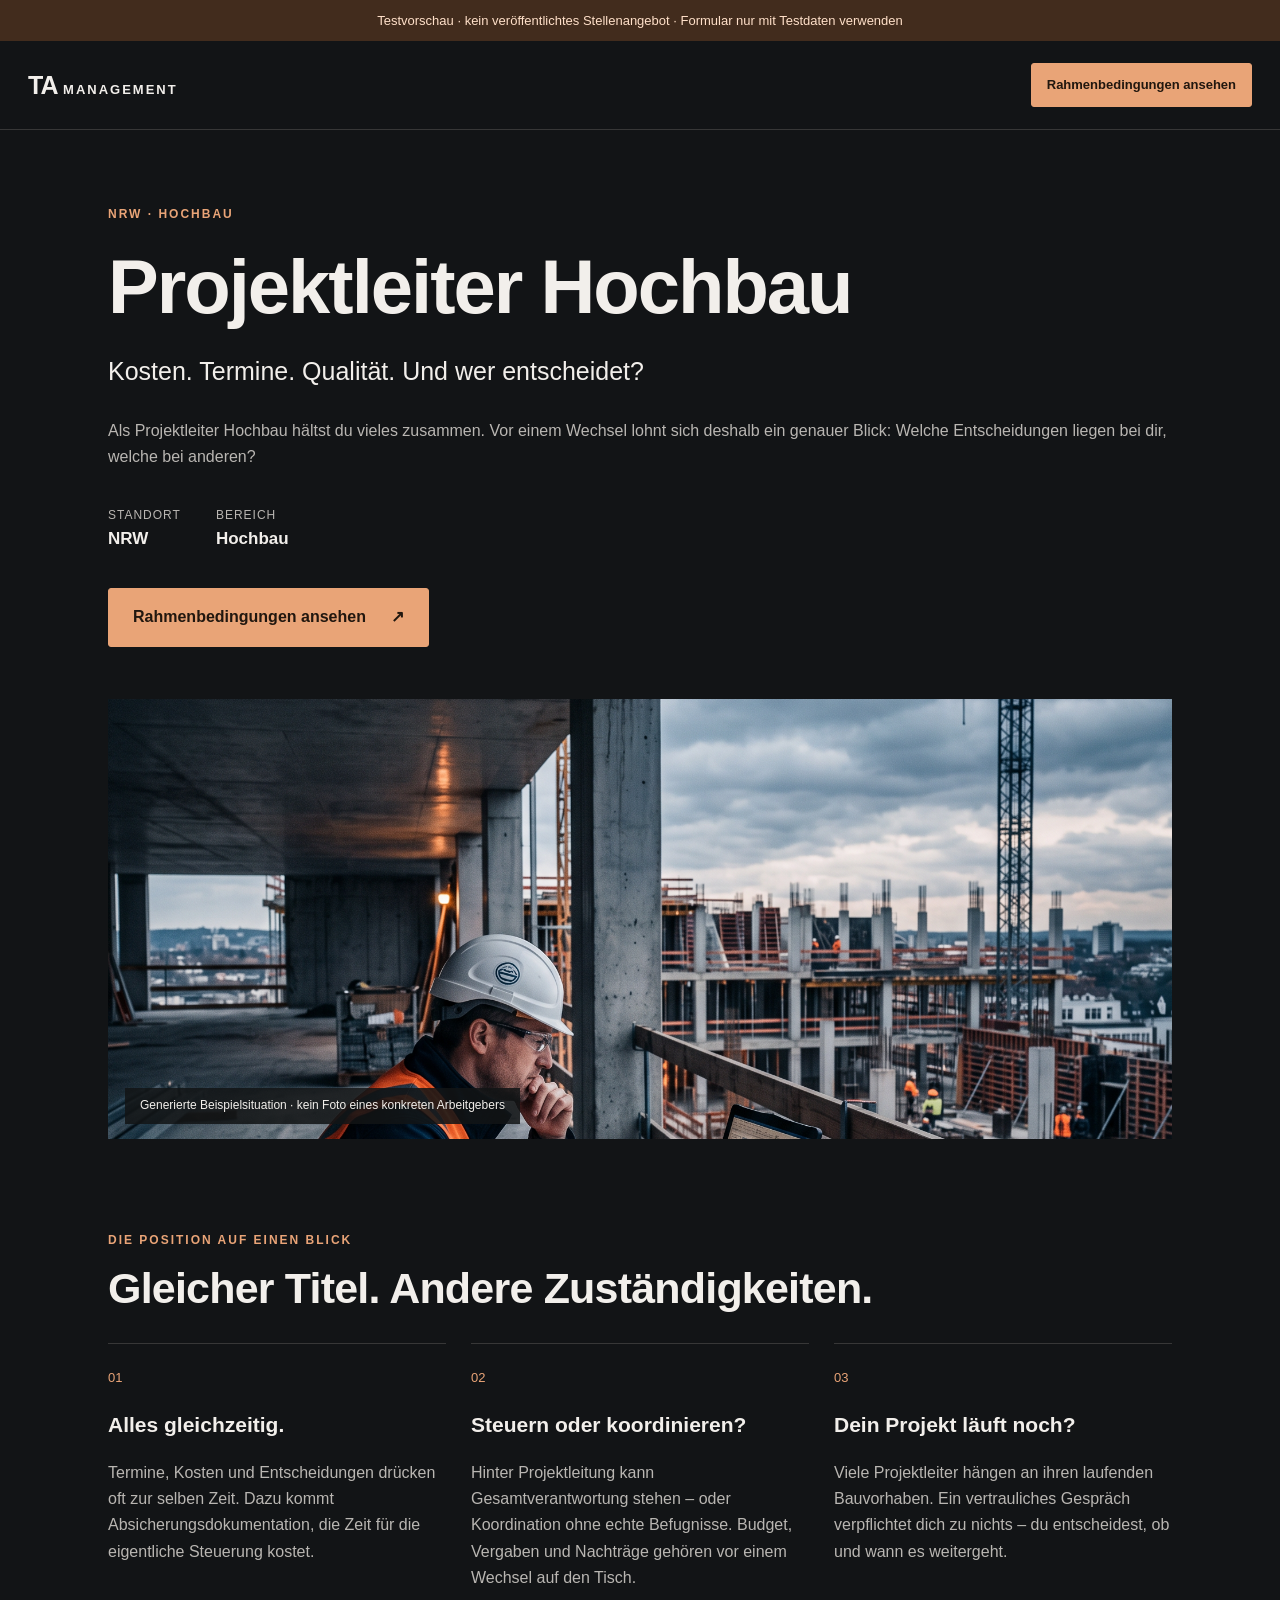
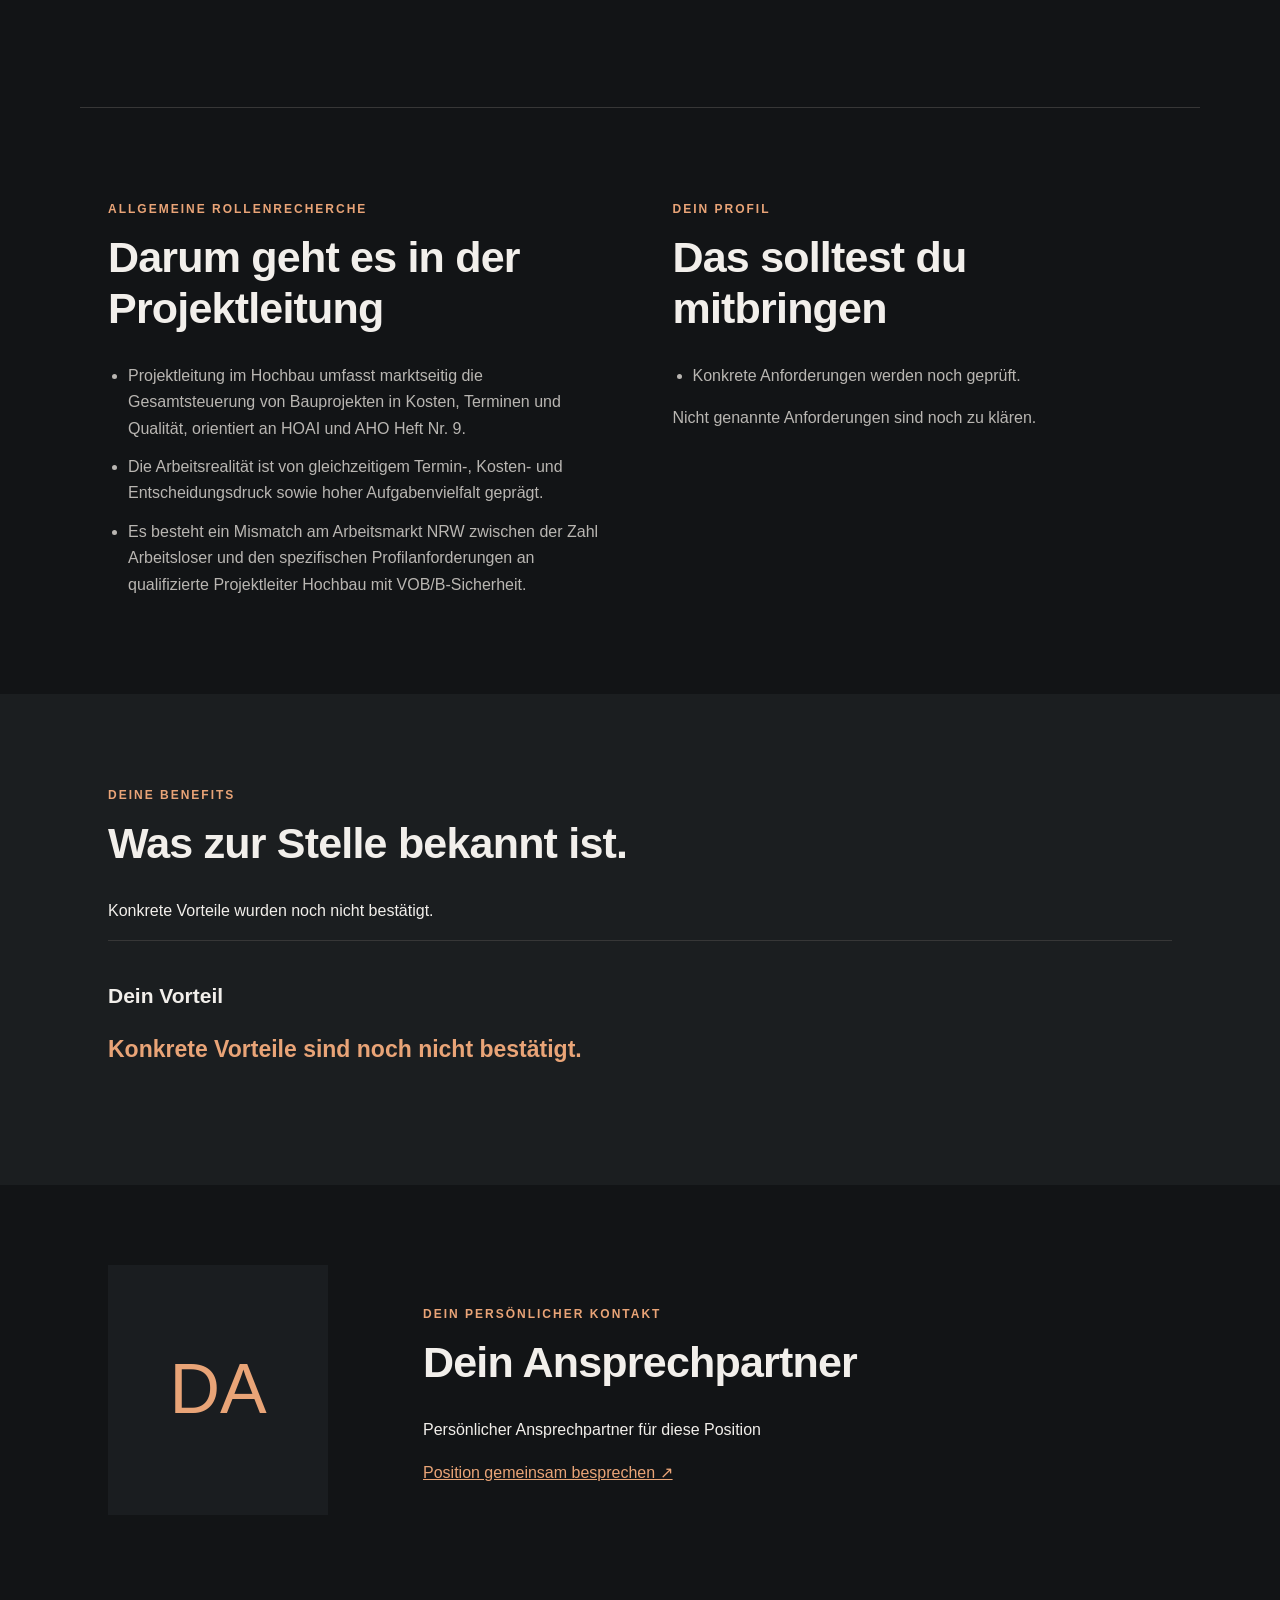
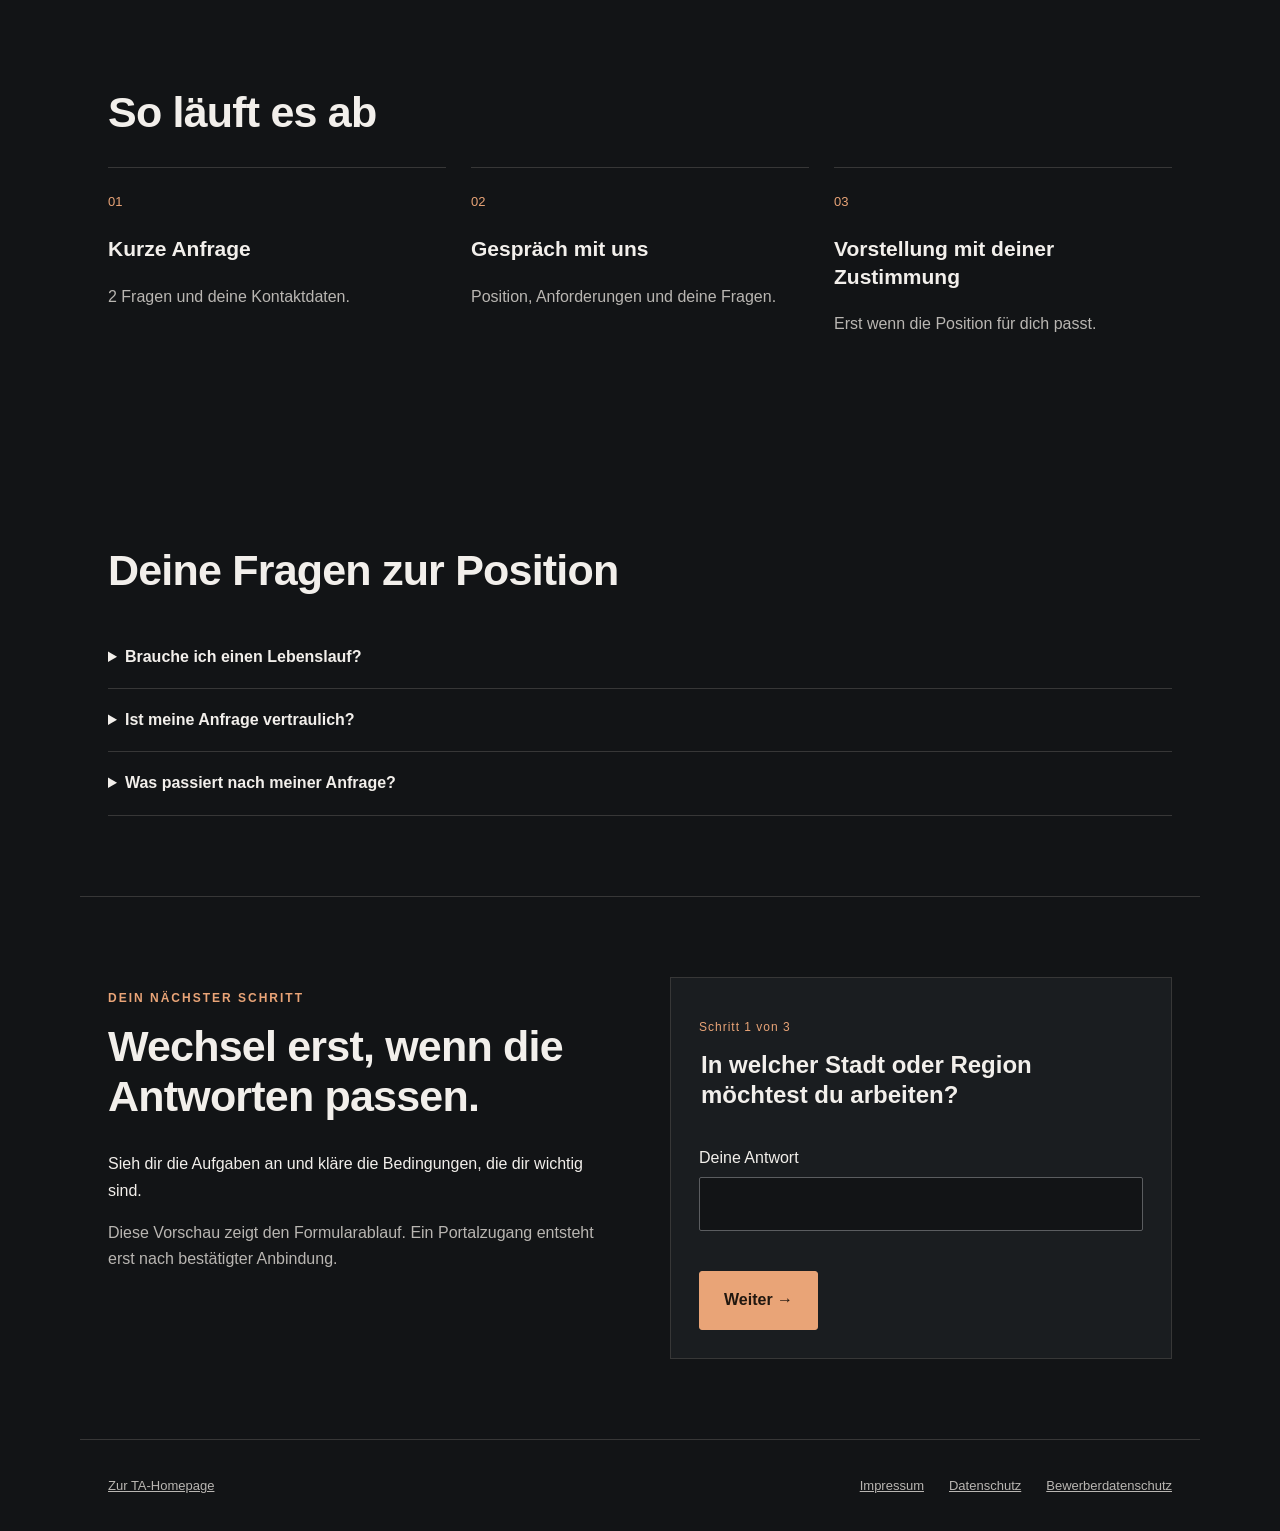
<file: karriere/projektleiter-hochbau-nrw/index.html>
<!doctype html><html lang="de"><head><meta charset="utf-8"><meta name="viewport" content="width=device-width,initial-scale=1"><meta name="robots" content="noindex,nofollow"><title>Projektleiter Hochbau (m/w/d) – TA Management</title><meta name="description" content="Projektleiter Hochbau in NRW. Unverbindlich und vertraulich über die Position informieren."><meta http-equiv="Content-Security-Policy" content="default-src 'self'; script-src 'self'; style-src 'self'; img-src 'self' https: data:; connect-src 'self'; font-src 'self'; base-uri 'none'; form-action 'self'"><link rel="stylesheet" href="./assets/style.css"><script src="./assets/form.js" defer></script></head><body>
<aside class="preview-banner">Testvorschau · kein veröffentlichtes Stellenangebot · Formular nur mit Testdaten verwenden</aside>
<header><a href="/" class="brand">TA<span> MANAGEMENT</span></a><a href="#bewerben" class="button small">Rahmenbedingungen ansehen</a></header>
<main><section class="hero wrap"><div class="eyebrow">NRW · Hochbau</div><h1>Projektleiter Hochbau</h1><p class="hero-line">Kosten. Termine. Qualität. Und wer entscheidet?</p><p class="muted">Als Projektleiter Hochbau hältst du vieles zusammen. Vor einem Wechsel lohnt sich deshalb ein genauer Blick: Welche Entscheidungen liegen bei dir, welche bei anderen?</p><div class="facts"><div><span>Standort</span><strong>NRW</strong></div><div><span>Bereich</span><strong>Hochbau</strong></div></div><a href="#bewerben" class="button">Rahmenbedingungen ansehen <span aria-hidden="true">↗</span></a></section>
<figure class="hero-image wrap"><img src="./assets/background.png" alt="Projektleiter Hochbau – Stellenbild"><figcaption>Generierte Beispielsituation · kein Foto eines konkreten Arbeitgebers</figcaption></figure>
<section class="wrap section"><p class="eyebrow">Die Position auf einen Blick</p><h2>Gleicher Titel. Andere Zuständigkeiten.</h2><div class="cards"><article><span class="number">01</span><h3>Alles gleichzeitig.</h3><p>Termine, Kosten und Entscheidungen drücken oft zur selben Zeit. Dazu kommt Absicherungsdokumentation, die Zeit für die eigentliche Steuerung kostet.</p></article><article><span class="number">02</span><h3>Steuern oder koordinieren?</h3><p>Hinter Projektleitung kann Gesamtverantwortung stehen – oder Koordination ohne echte Befugnisse. Budget, Vergaben und Nachträge gehören vor einem Wechsel auf den Tisch.</p></article><article><span class="number">03</span><h3>Dein Projekt läuft noch?</h3><p>Viele Projektleiter hängen an ihren laufenden Bauvorhaben. Ein vertrauliches Gespräch verpflichtet dich zu nichts – du entscheidest, ob und wann es weitergeht.</p></article></div></section>
<section class="wrap section columns"><div><p class="eyebrow">Allgemeine Rollenrecherche</p><h2>Darum geht es in der Projektleitung</h2><ul><li>Projektleitung im Hochbau umfasst marktseitig die Gesamtsteuerung von Bauprojekten in Kosten, Terminen und Qualität, orientiert an HOAI und AHO Heft Nr. 9.</li><li>Die Arbeitsrealität ist von gleichzeitigem Termin-, Kosten- und Entscheidungsdruck sowie hoher Aufgabenvielfalt geprägt.</li><li>Es besteht ein Mismatch am Arbeitsmarkt NRW zwischen der Zahl Arbeitsloser und den spezifischen Profilanforderungen an qualifizierte Projektleiter Hochbau mit VOB/B-Sicherheit.</li></ul></div><div><p class="eyebrow">Dein Profil</p><h2>Das solltest du mitbringen</h2><ul><li>Konkrete Anforderungen werden noch geprüft.</li></ul><p class="muted">Nicht genannte Anforderungen sind noch zu klären.</p></div></section>
<section class="section benefits"><div class="wrap"><p class="eyebrow">Deine Benefits</p><h2>Was zur Stelle bekannt ist.</h2><p>Konkrete Vorteile wurden noch nicht bestätigt.</p><div class="cards"><article><h3>Dein Vorteil</h3><strong>Konkrete Vorteile sind noch nicht bestätigt.</strong><p></p></article></div></div></section>
<section class="wrap section recruiter"><div class="initials">DA</div><div><p class="eyebrow">Dein persönlicher Kontakt</p><h2>Dein Ansprechpartner</h2><p>Persönlicher Ansprechpartner für diese Position</p><a href="#bewerben" class="text-link">Position gemeinsam besprechen ↗</a></div></section>
<section class="wrap section"><h2>So läuft es ab</h2><div class="cards"><article><span class="number">01</span><h3>Kurze Anfrage</h3><p>2 Fragen und deine Kontaktdaten.</p></article><article><span class="number">02</span><h3>Gespräch mit uns</h3><p>Position, Anforderungen und deine Fragen.</p></article><article><span class="number">03</span><h3>Vorstellung mit deiner Zustimmung</h3><p>Erst wenn die Position für dich passt.</p></article></div></section>
<section class="wrap section faq"><h2>Deine Fragen zur Position</h2><details><summary>Brauche ich einen Lebenslauf?</summary><p>Du kannst die Anfrage mit den kurzen Fragen starten. Ob weitere Unterlagen nötig sind, klären wir im Gespräch.</p></details><details><summary>Ist meine Anfrage vertraulich?</summary><p>Ja. Vorgestellt wirst du erst nach deiner ausdrücklichen Zustimmung.</p></details><details><summary>Was passiert nach meiner Anfrage?</summary><p>Wir besprechen die Position, deine Fragen und die nächsten Schritte persönlich.</p></details></section>
<section class="wrap section application" id="bewerben"><div><p class="eyebrow">Dein nächster Schritt</p><h2>Wechsel erst, wenn die Antworten passen.</h2><p>Sieh dir die Aufgaben an und kläre die Bedingungen, die dir wichtig sind.</p><p class="muted">Diese Vorschau zeigt den Formularablauf. Ein Portalzugang entsteht erst nach bestätigter Anbindung.</p></div><div class="form-card"><form id="application-form" novalidate><div id="question"></div><p role="alert" id="form-error"></p><div class="form-actions"><button type="button" id="previous" class="secondary">Zurück</button><button type="submit" id="next">Weiter →</button></div></form><div id="success" hidden aria-live="polite"></div><noscript>Bitte aktiviere JavaScript für das Bewerbungsformular.</noscript></div></section></main>
<footer class="wrap"><a href="/">Zur TA-Homepage</a><nav><a href="/impressum.html">Impressum</a><a href="/datenschutz.html">Datenschutz</a><a href="/dsgvo.html">Bewerberdatenschutz</a></nav></footer>
<script id="jarvis-page" type="application/json">{"kind":"jarvis-homepage-page","version":1,"draftId":"DRAFT-20261023-01","revision":"cc98e908a166f5f58281","mode":"preview","path":"/karriere/projektleiter-hochbau-nrw/","job":{"slug":"projektleiter-hochbau-nrw","draftProvenance":{"strategyRegion":"NRW","strategyType":"campaign-strategy","reviewRequired":true},"meta":{"title":"Projektleiter Hochbau (m/w/d) – TA Management","description":"Projektleiter Hochbau in NRW. Unverbindlich und vertraulich über die Position informieren."},"eyebrowBadges":[{"label":"NRW","variant":"accent"},{"label":"Hochbau","variant":"default"}],"headline":"Projektleiter Hochbau","heroSubheadline":"Kosten. Termine. Qualität. Und wer entscheidet?","jobTitleLine":"Projektleiter Hochbau","jobTitleSuffix":"(m/w/d)","subheadline":"Als Projektleiter Hochbau hältst du vieles zusammen. Vor einem Wechsel lohnt sich deshalb ein genauer Blick: Welche Entscheidungen liegen bei dir, welche bei anderen?","facts":[{"label":"Standort","value":"NRW","variant":"accent"},{"label":"Bereich","value":"Hochbau","variant":"default"}],"location":"NRW","leadIngest":{"formId":"ta-recruiting-landingpage","formName":"TA Management Recruiting Landingpage","platform":"landingpage"},"heroImage":{"kind":"image","src":"./assets/background.png","alt":"Projektleiter Hochbau – Stellenbild","caption":"Generierte Beispielsituation · kein Foto eines konkreten Arbeitgebers"},"ctaLabel":"Rahmenbedingungen ansehen","differencesHeadline":"Gleicher Titel. Andere Zuständigkeiten.","differences":[{"n":"01","title":"Alles gleichzeitig.","note":"Termine, Kosten und Entscheidungen drücken oft zur selben Zeit. Dazu kommt Absicherungsdokumentation, die Zeit für die eigentliche Steuerung kostet."},{"n":"02","title":"Steuern oder koordinieren?","note":"Hinter Projektleitung kann Gesamtverantwortung stehen – oder Koordination ohne echte Befugnisse. Budget, Vergaben und Nachträge gehören vor einem Wechsel auf den Tisch."},{"n":"03","title":"Dein Projekt läuft noch?","note":"Viele Projektleiter hängen an ihren laufenden Bauvorhaben. Ein vertrauliches Gespräch verpflichtet dich zu nichts – du entscheidest, ob und wann es weitergeht."}],"tasksEyebrow":"Allgemeine Rollenrecherche","tasksHeadline":"Darum geht es in der Projektleitung","tasks":["Projektleitung im Hochbau umfasst marktseitig die Gesamtsteuerung von Bauprojekten in Kosten, Terminen und Qualität, orientiert an HOAI und AHO Heft Nr. 9.","Die Arbeitsrealität ist von gleichzeitigem Termin-, Kosten- und Entscheidungsdruck sowie hoher Aufgabenvielfalt geprägt.","Es besteht ein Mismatch am Arbeitsmarkt NRW zwischen der Zahl Arbeitsloser und den spezifischen Profilanforderungen an qualifizierte Projektleiter Hochbau mit VOB/B-Sicherheit."],"tasksToggleLabel":"Alle Aufgaben im Detail","tasksToggleLabelOpen":"Details schließen","tasksDetail":[],"mustsHeadline":"Das solltest du mitbringen","musts":["Konkrete Anforderungen werden noch geprüft."],"niceHeadline":"Weitere Anforderungen","nice":[],"niceFootnote":"Nicht genannte Anforderungen sind noch zu klären.","benefits":{"eyebrow":"Deine Benefits","headline":"Was zur Stelle bekannt ist.","intro":"Konkrete Vorteile wurden noch nicht bestätigt.","items":[{"title":"Dein Vorteil","value":"Konkrete Vorteile sind noch nicht bestätigt.","note":""}],"ctaLabel":"Rahmenbedingungen ansehen"},"processHeadline":"So läuft es ab","process":[{"title":"Kurze Anfrage","text":"2 Fragen und deine Kontaktdaten."},{"title":"Gespräch mit uns","text":"Position, Anforderungen und deine Fragen."},{"title":"Vorstellung mit deiner Zustimmung","text":"Erst wenn die Position für dich passt."}],"taReasonsHeadline":"Du prüfst die Stelle.\nWir kümmern uns um den Rest.","taReasons":[{"n":"01","title":"Persönlicher Ansprechpartner"},{"n":"02","title":"Diskreter Austausch"},{"n":"03","title":"Begleitung bis zum Gespräch mit dem Unternehmen"}],"faq":[{"q":"Brauche ich einen Lebenslauf?","a":"Du kannst die Anfrage mit den kurzen Fragen starten. Ob weitere Unterlagen nötig sind, klären wir im Gespräch."},{"q":"Ist meine Anfrage vertraulich?","a":"Ja. Vorgestellt wirst du erst nach deiner ausdrücklichen Zustimmung."},{"q":"Was passiert nach meiner Anfrage?","a":"Wir besprechen die Position, deine Fragen und die nächsten Schritte persönlich."}],"closing":{"defaultHeadline":"Wechsel erst, wenn die Antworten passen.","startedHeadline":"Prüfung fortsetzen","submittedHeadline":"Anfrage ist raus","defaultText":"Sieh dir die Aufgaben an und kläre die Bedingungen, die dir wichtig sind.","startedText":"Deine Antworten sind gespeichert.","submittedText":"Wir melden uns persönlich bei dir.","defaultCta":"Rahmenbedingungen ansehen","startedCta":"Prüfung fortsetzen","submittedCta":"Zur Bestätigung"},"funnel":{"steps":[{"key":"preferred_work_location","cardTitle":"Wunschregion","question":"In welcher Stadt oder Region möchtest du arbeiten?","type":"text","required":true,"autoAdvance":false,"requiredMessage":"Bitte trage deine Antwort ein.","options":[]},{"key":"experience_years","cardTitle":"Berufserfahrung","question":"Wie viel Erfahrung bringst du in der Projektleitung Hochbau mit?","type":"single","required":true,"autoAdvance":true,"requiredMessage":"Bitte wähle eine Antwort.","options":[{"value":"noch-keine","label":"Noch keine"},{"value":"bis-2-jahre","label":"Bis 2 Jahre"},{"value":"2-5-jahre","label":"2–5 Jahre"},{"value":"uber-5-jahre","label":"Über 5 Jahre"}]}],"contact":{"cardTitle":"Kontakt","question":"Wie erreichen wir dich für einen vertraulichen Rollencheck?","hint":"E-Mail und Telefonnummer für den persönlichen Rückruf.","privacyText":"Deine Angaben behandeln wir vertraulich. Eine Vorstellung erfolgt erst nach deiner Zustimmung.","namePlaceholder":"Vor- und Nachname","phonePlaceholder":"Telefonnummer","emailPlaceholder":"E-Mail-Adresse","emailRequired":true,"phoneRequired":true,"consentText":"TA Management verarbeitet meine Angaben zur Bearbeitung meiner Anfrage und darf mich zu dieser Position kontaktieren.","consentLinkLabel":"Datenschutz","consentLinkHref":"/datenschutz","candidatePrivacyLinkLabel":"Kandidaten-Datenschutz","candidatePrivacyLinkHref":"/dsgvo","submitLabel":"Rollencheck anfragen","submittingLabel":"Wird gesendet …","messages":{"name":"Bitte gib deinen Vor- und Nachnamen an.","phoneOrEmail":"Bitte hinterlasse eine Telefonnummer oder E-Mail-Adresse.","emailRequired":"Bitte gib eine E-Mail-Adresse ein.","invalidEmail":"Diese E-Mail-Adresse sieht nicht vollständig aus.","consent":"Bitte bestätige den Hinweis zur Kontaktaufnahme."}},"successTitle":"Danke für deine Anfrage.","successText":"Wir melden uns persönlich bei dir und besprechen die Position und deine Fragen.","leadFieldMap":{"qualificationStepKey":"qualification","areasStepKey":"areas","experienceStepKey":"experience_years","hospitalExperienceStepKey":null}},"recruiterId":"waldemar","recruiterProfile":{"id":"builder-contact","name":"Dein Ansprechpartner","role":"Persönlicher Ansprechpartner für diese Position","initials":"DA","image":{"portrait":null,"closeCrop":null},"badges":["Persönlich","Vertraulich"]},"footerRef":"Entwurf","stickyDefaultTitle":"Projektleiter Hochbau · NRW"},"submitUrl":"/.netlify/functions/jarvis-apply"}</script></body></html>
</file>
<file: karriere/projektleiter-hochbau-nrw/assets/style.css>
:root{color-scheme:dark;--bg:#121416;--panel:#1a1d20;--text:#f2efeb;--muted:#b9b6b2;--accent:#e9a477;--line:#373737}*{box-sizing:border-box}html{scroll-behavior:smooth;scroll-padding-top:100px}body{margin:0;background:var(--bg);color:var(--text);font-family:Arial,Helvetica,sans-serif;line-height:1.65}a{color:inherit}button,input,textarea{font:inherit}button,a,input,textarea{touch-action:manipulation}button,.button{cursor:pointer}button:disabled{opacity:.55;cursor:wait}a:focus-visible,button:focus-visible,input:focus-visible,textarea:focus-visible,summary:focus-visible{outline:3px solid var(--accent);outline-offset:4px}[hidden]{display:none!important}.wrap{max-width:1120px;margin-inline:auto;padding-inline:28px}.preview-banner{text-align:center;padding:10px 20px;background:#422c1d;color:#ffe0c9;font-size:13px}header{display:flex;justify-content:space-between;align-items:center;padding:22px 28px;border-bottom:1px solid var(--line)}.brand{text-decoration:none;font-size:25px;font-weight:800;letter-spacing:-1px}.brand span{font-size:13px;letter-spacing:2px}.button,button[type=submit]{display:inline-flex;gap:25px;align-items:center;justify-content:center;border:1px solid var(--accent);background:var(--accent);color:#21170f;text-decoration:none;padding:15px 24px;font-weight:700;border-radius:3px}.small{font-size:13px;padding:10px 15px}.hero{padding-top:75px;padding-bottom:52px}.eyebrow{text-transform:uppercase;font-size:12px;letter-spacing:2px;color:var(--accent);font-weight:700}h1{font-size:clamp(38px,6.8vw,76px);line-height:1.05;letter-spacing:-2px;max-width:920px;margin:22px 0}h2{font-size:clamp(27px,3.8vw,43px);line-height:1.17;letter-spacing:-.8px;white-space:pre-line;margin:12px 0 30px}h3{font-size:21px;line-height:1.3}.hero-line{font-size:25px;max-width:750px}.muted{color:var(--muted)}.facts{display:flex;flex-wrap:wrap;gap:35px;margin:35px 0}.facts span{display:block;color:var(--muted);font-size:12px;text-transform:uppercase;letter-spacing:1px}.facts strong{font-size:17px}.hero-image{position:relative;margin-top:0;margin-bottom:0;height:440px;overflow:hidden}.hero-image img{width:100%;height:100%;object-fit:cover;object-position:center 40%}.hero-image figcaption{position:absolute;bottom:15px;left:45px;background:#121416db;padding:8px 15px;font-size:12px;max-width:80%}.section{padding-top:80px;padding-bottom:80px}.cards{display:grid;grid-template-columns:repeat(auto-fit,minmax(230px,1fr));gap:25px}.cards article{border-top:1px solid var(--line);padding:20px 0}.cards p{color:var(--muted)}.number{color:var(--accent);font-size:13px}.columns{display:grid;grid-template-columns:1fr 1fr;gap:65px;border-top:1px solid var(--line)}ul{padding-left:20px}li{margin:12px 0;color:var(--muted)}.benefits{background:#1b1e20}.benefits strong{color:var(--accent);font-size:23px}.recruiter{display:grid;grid-template-columns:260px 1fr;align-items:center;gap:55px}.recruiter img{width:260px;max-height:320px;object-fit:cover}.initials{display:grid;place-items:center;width:220px;height:250px;background:var(--panel);font-size:70px;color:var(--accent)}.text-link{color:var(--accent)}details{border-bottom:1px solid var(--line);padding:18px 0}summary{cursor:pointer;font-weight:700}details p{color:var(--muted)}.application{display:grid;grid-template-columns:1fr 1fr;gap:60px;border-top:1px solid var(--line)}.form-card{background:var(--panel);padding:28px;border:1px solid var(--line);align-self:start}fieldset{padding:0;border:0;margin:0}legend{font-size:24px;font-weight:700;line-height:1.25;margin:15px 0 20px;width:100%}.progress{font-size:12px;letter-spacing:1px;color:var(--accent)}label.field{display:block;margin:15px 0}input:not([type=checkbox]):not([type=radio]),textarea{display:block;width:100%;padding:13px;background:#121416;border:1px solid #5b5d60;color:var(--text);border-radius:2px;margin-top:6px}textarea{min-height:110px;resize:vertical}.option{display:flex;gap:12px;align-items:center;padding:13px;border:1px solid #4b4d50;margin:9px 0;cursor:pointer}.option:has(input:checked){border-color:var(--accent);background:#e9a47712}input[type=checkbox],input[type=radio]{accent-color:var(--accent);width:18px;height:18px;flex-shrink:0}.consent{display:flex;gap:10px;font-size:13px;margin:25px 0}.form-actions{display:flex;justify-content:space-between;gap:15px;margin-top:25px}.secondary{background:none;color:var(--text);border:1px solid var(--line);padding:12px 18px}.hint{color:var(--muted);font-size:14px}#form-error{color:#ffb7a6;font-size:14px}.honeypot{position:absolute;left:-10000px;width:1px;height:1px;overflow:hidden}footer{border-top:1px solid var(--line);padding-block:35px;display:flex;justify-content:space-between;gap:25px;font-size:13px;color:var(--muted)}footer nav{display:flex;gap:25px}@media(max-width:700px){.wrap{padding-inline:20px}.hero{padding-top:45px}.hero-image{height:300px}.hero-image figcaption{left:30px}.section{padding-block:45px}.columns,.application{grid-template-columns:1fr;gap:30px}.recruiter{grid-template-columns:1fr;gap:25px}.recruiter img{width:200px}.form-card{padding:20px}footer{flex-direction:column}.brand span{font-size:10px}.small{font-size:12px;padding:9px}header{padding:15px 20px}}
</file>
